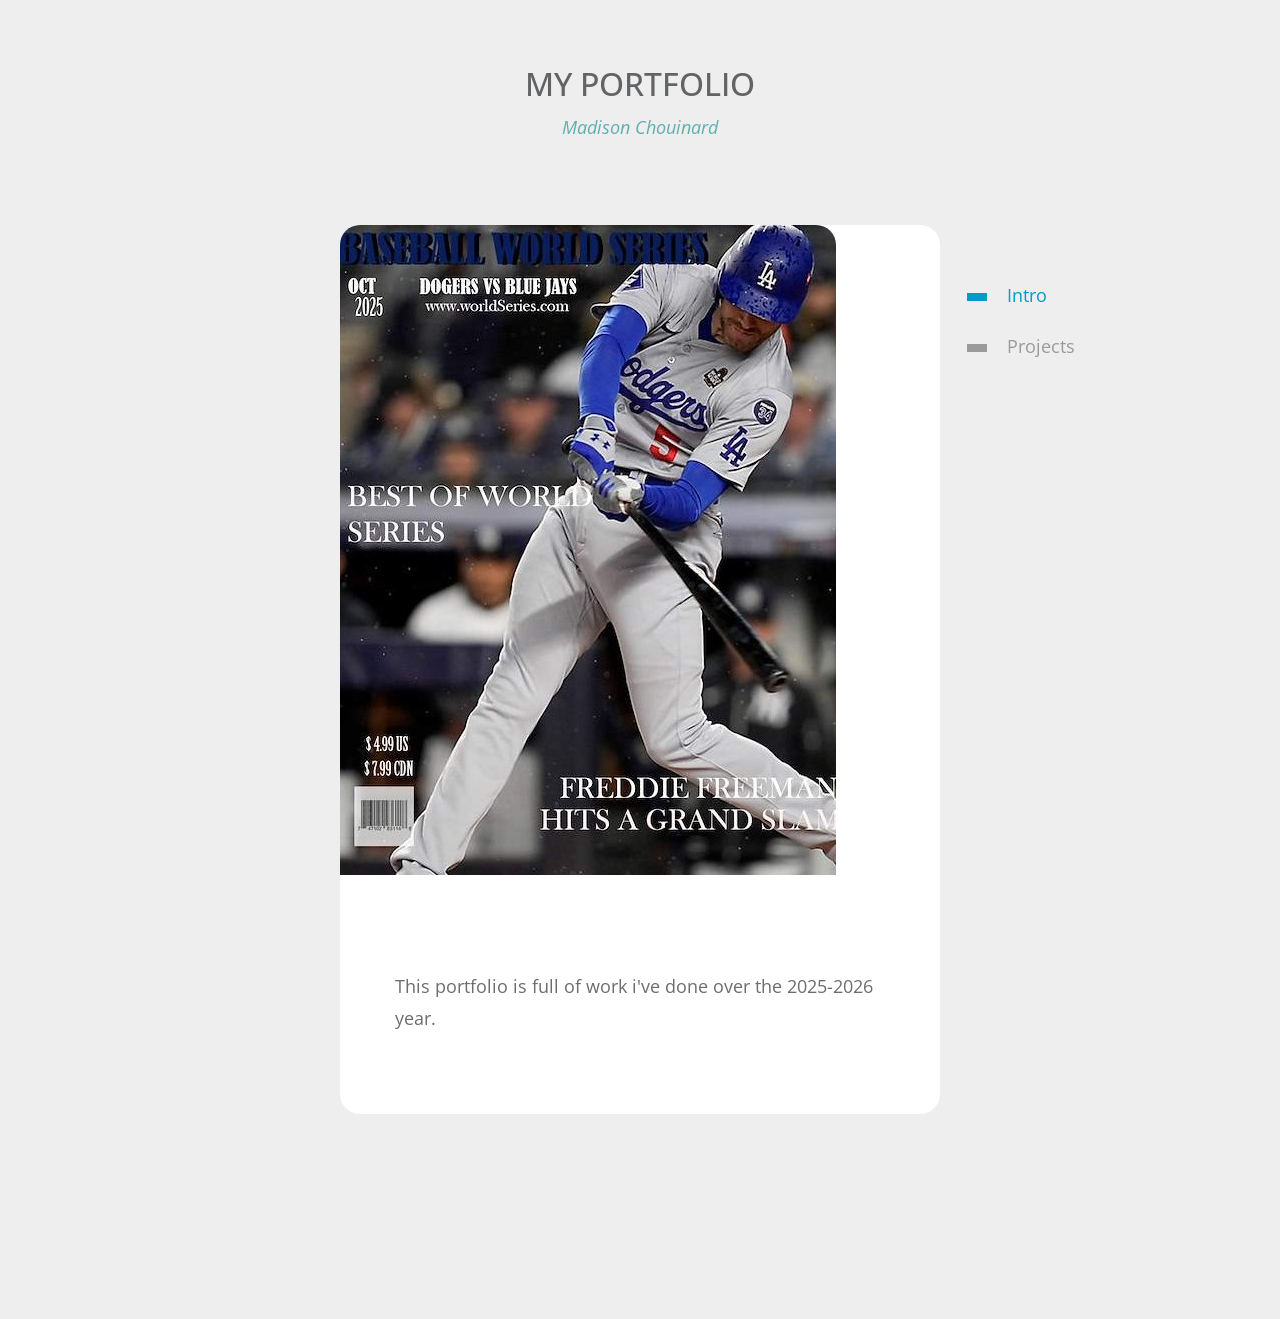
<file: index.html>
<!DOCTYPE html>
<html lang="en">

<head>
  <meta charset="UTF-8" />
  <meta name="viewport" content="width=device-width, initial-scale=1.0" />
  <meta http-equiv="X-UA-Compatible" content="ie=edge" />
  <title>VertiCard by TemplateMo</title>

  <link rel="stylesheet" href="https://fonts.googleapis.com/css?family=Open+Sans:400,600" />
  <link rel="stylesheet" href="css/bootstrap.min.css" />
  <link rel="stylesheet" href="css/templatemo-style.css" />
<!--
Verticard Template
https://templatemo.com/tm-533-verticard
-->
</head>

<body>
  <div class="tm-page-container mx-auto">
    <header class="tm-header text-center">
      <h1 class="tm-title text-uppercase">My portfolio</h1>
      <p class="tm-primary-color"><i>Madison Chouinard</i></p>
    </header>

    <section class="tm-section">
      <nav class="tm-nav">
        <ul>
          <li class="active">
            <a href="index.html"><span class="tm-nav-deco"></span>Intro</a>
          </li>
          <li>
            <a href="gallery.html"><span class="tm-nav-deco"></span>Projects</a>
          </li>

        </ul>
      </nav>
      <div class="tm-content-container">
        <figure class="mb-0">
          <img src="BaseBall.jpeg" alt="Image" class="img-fluid tm-img" />
        </figure>
        <div class="tm-content">
          <h2 class="tm-page-title"></h2>
          <p class="mb-4">
           This portfolio is full of work i've done over the 2025-2026 year.
          </p>
          <p>
           
          </p>
        </div>
      </div>
    </section>

    <footer>
      <span></span>
      <span></span>
    </footer>
  </div>
</body>

</html>
</file>
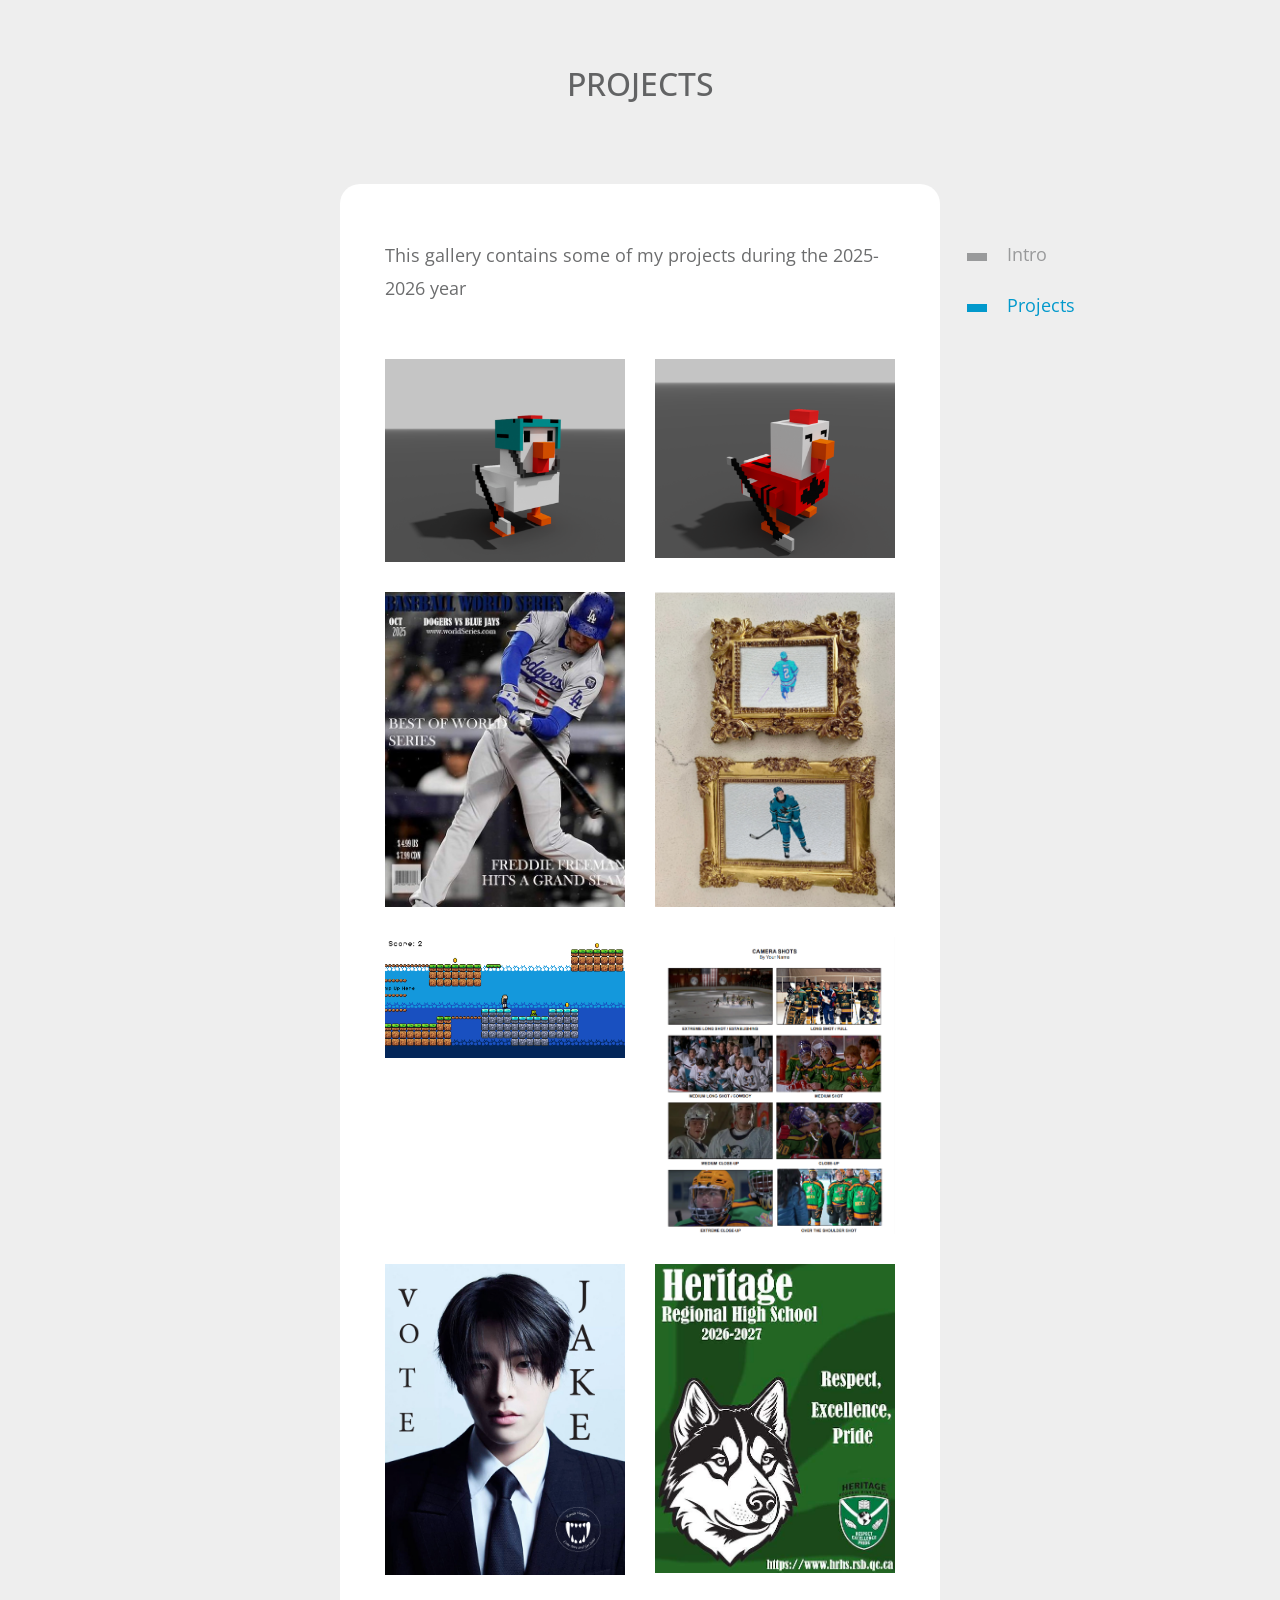
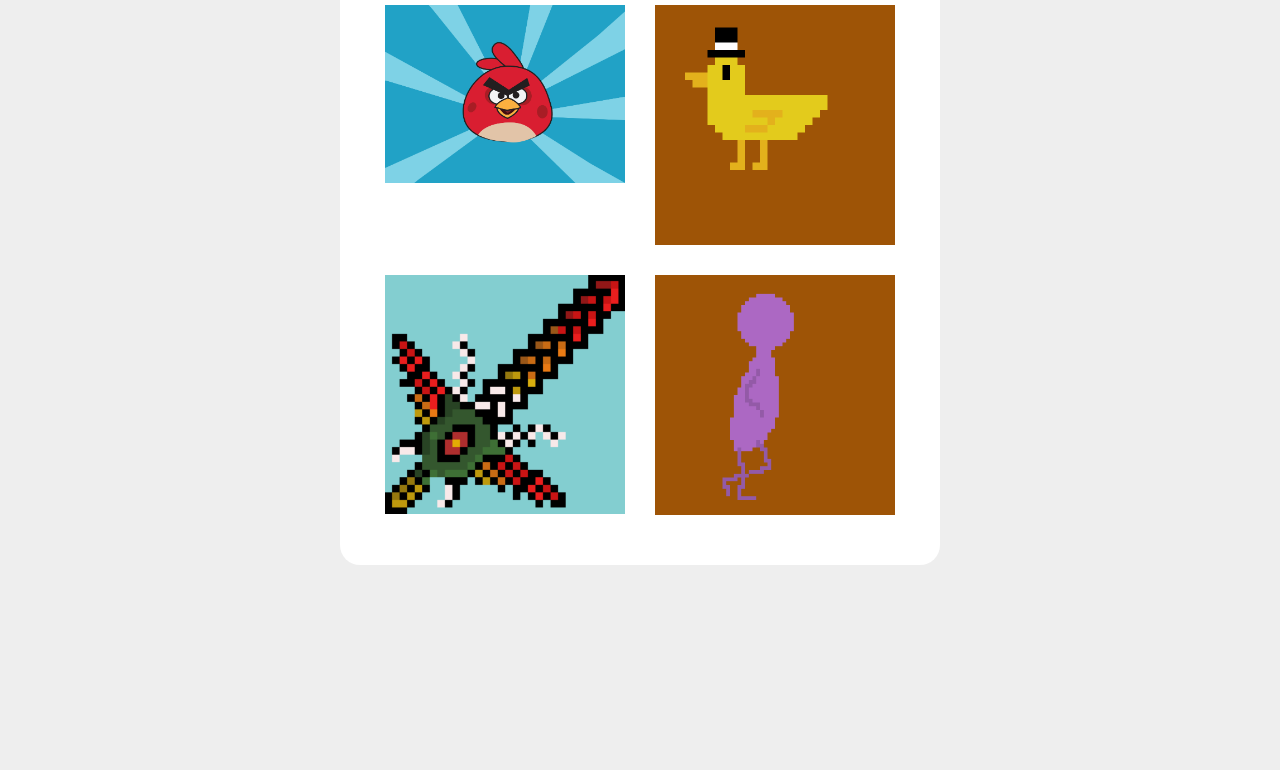
<file: gallery.html>
<!DOCTYPE html>
<html lang="en">

<head>
  <meta charset="UTF-8" />
  <meta name="viewport" content="width=device-width, initial-scale=1.0" />
  <meta http-equiv="X-UA-Compatible" content="ie=edge" />
  <title>VertiCard Gallery Page</title>

  <link rel="stylesheet" href="https://fonts.googleapis.com/css?family=Open+Sans:400,600" />
  <link rel="stylesheet" href="css/bootstrap.min.css" />
  <!-- Magnific Popup core CSS file -->
  <link rel="stylesheet" href="css/magnific-popup.css" />
  <link rel="stylesheet" href="css/templatemo-style.css" />
<!--
Verticard Template
https://templatemo.com/tm-533-verticard

Template re-distribution is NOT allowed on any kind of download website. Thank you.

-->
</head>

<body>
  <div class="tm-page-container mx-auto">
    <header class="tm-header text-center">
      <h1 class="tm-title text-uppercase">Projects</h1>
      <p class="tm-primary-color"><i></i></p>
    </header>

    <div class="tm-section">
      <nav class="tm-nav">
        <ul>
          <li>
            <a href="index.html"><span class="tm-nav-deco"></span>Intro</a>
          </li>
          <li class="active">
            <a href="gallery.html"><span class="tm-nav-deco"></span>Projects</a>
          </li>
        </ul>
      </nav>
      <div class="tm-content-container">
        <div class="tm-content tm-content-2">
          <p>
            This gallery contains some of my projects during the 2025-2026 year
          </p>

          <div class="container-fluid">
            <div class="row tm-gallery" id="tmGallery">
              <div class="col-sm-6 tm-gallery-item">
                <figure class="effect-bubba">
                  <img src="Hockey .png" alt="Gallery item" class="img-fluid" />
                  <figcaption>
                    <h2>Pixel Hockey <span>Duck</span></h2>
                    <p>I made a 3D pixel duck that plays hockey</p>
                    <a href="Hockey .png">View more</a>
                  </figcaption>
                </figure>
              </div>
              <div class="col-sm-6 tm-gallery-item">
                <figure class="effect-bubba">
                  <img src="CanadaDuck.png " alt="Gallery item" class="img-fluid" />
                  <figcaption>
                    <h2>Pixel <span>Duck</span></h2>
                    <p>This is a olympic team Canada hockey duck I made out of 3D pixels</p>
                    <a href="CanadaDuck.png">View more</a>
                  </figcaption>
                </figure>
              </div>
              <div class="col-sm-6 tm-gallery-item">
                <figure class="effect-bubba">
                  <img src="BaseBall.jpeg" alt="Gallery item" class="img-fluid" />
                  <figcaption>
                    <h2>Baseball <span>Magazine</span></h2>
                    <p>This is a baseball world series themed magazine cover I made in photoshop</p>
                    <a href="BaseBall.jpeg">View more</a>
                  </figcaption>
                </figure>
              </div>
              <div class="col-sm-6 tm-gallery-item">
                <figure class="effect-bubba">
                  <img src="Watercolour.png" alt="Gallery item" class="img-fluid" />
                  <figcaption>
                    <h2>Water colour digital <span>  art</span></h2>
                    <p>This is a picture of two digital water colour art of Macklin Celebrini and Will Smith i made  in photo shop</p>
                    <a href="Watercolour.png">View more</a>
                  </figcaption>
                </figure>
                </div>
              <div class="col-sm-6 tm-gallery-item">
                <figure class="effect-bubba">
                  <img src="PixelGame.png".jpg" alt="Gallery item" class="img-fluid" />
                  <figcaption>
                    <h2>pixel <span>Game</span></h2>
                    <p>This is an example of a pixlated game i made in G-develop.</p>
                    <a href="PixelGame.png">View more</a>
                  </figcaption>
                </figure>
                </div>
              <div class="col-sm-6 tm-gallery-item">
                <figure class="effect-bubba">
                  <img src="MightDucks.png" alt="Gallery item" class="img-fluid" />
                  <figcaption>
                    <h2>Camera <span>Shots list</span></h2>
                    <p>This is a camera shots list i made on  mighty ducks. I added each individual shots in each rectangle to shot the different types of shots.</p>
                    <a href="MightDucks.png">View more</a>
                  </figcaption>
                </figure>
                </div>
              <div class="col-sm-6 tm-gallery-item">
                <figure class="effect-bubba">
                  <img src="VoteJake.png" alt="Gallery item" class="img-fluid" />
                  <figcaption>
                    <h2>Jake <span>Vote poster</span></h2>
                    <p>This is a vote poster i made of jake in InDesign, i used different layers and after affects to really give the poster that finished look.</p>
                    <a href="VoteJake.png">View more</a>
                  </figcaption>
                </figure>
                </div>
              <div class="col-sm-6 tm-gallery-item">
                <figure class="effect-bubba">
                  <img src="HRHScover.png" alt="Gallery item" class="img-fluid" />
                  <figcaption>
                    <h2>HRHS <span>Agenda cover</span></h2>
                    <p>This is an art piece i made in photoshop for the 2026-2027 heritage regional high school agenda cover.</p>
                    <a href="HRHScover.png">View more</a>
                  </figcaption>
                </figure>
                </div>
              <div class="col-sm-6 tm-gallery-item">
                <figure class="effect-bubba">
                  <img src="Angry.png" alt="Gallery item" class="img-fluid" />
                  <figcaption>
                    <h2>Angry <span>Bird</span></h2>
                    <p>This is a replica i made of the the angry birds, i made this in Adobe Illustrator using different shapes.</p>
                    <a href="Angry.png">View more</a>
                  </figcaption>
                </figure>
                </div>
              <div class="col-sm-6 tm-gallery-item">
                <figure class="effect-bubba">
                  <img src="Duck.gif" alt="Gallery item" class="img-fluid" />
                  <figcaption>
                    <h2>Duck <span>Gif</span></h2>
                    <p>This is a gif of a duck with a top hat i made with pixels.</p>
                    <a href="Duck.gif">View more</a>
                  </figcaption>
                </figure>
              </div>
              <div class="col-sm-6 tm-gallery-item">
                <figure class="effect-bubba">
                  <img src="Sword.png" alt="Gallery item" class="img-fluid" />
                  <figcaption>
                    <h2>Pixel <span>Sword</span></h2>
                    <p>This is a pixelated sword i made back in september/ my first ever pixel art i made.</p>
                    <a href="Sword.png">View more</a>
                  </figcaption>
                </figure>
              </div>
              <div class="col-sm-6 tm-gallery-item">
                <figure class="effect-bubba">
                  <img src="walkingman.gif" alt="Gallery item" class="img-fluid" />
                  <figcaption>
                    <h2>Walking <span>Guy</span></h2>
                    <p>This was my first ever gif/ animation, it is a walking animation of a purple guy.</p>
                    <a href="walkingman.gif">View more</a>
                  </figcaption>
                </figure>
              </div>
            </div>
          </div>
        </div>
      </div>
    </div>

    <footer>
      <span></span>
      <span>
      </span>
    </footer>
  </div>

  <script src="js/jquery-3.4.1.min.js"></script>
  <script src="js/jquery.magnific-popup.min.js"></script>
  <script>
    $(document).ready(function () {
      // Magnific Pop up
      // https://dimsemenov.com/plugins/magnific-popup/
      $('.tm-gallery').magnificPopup({
        delegate: 'a', // child items selector, by clicking on it popup will open
        type: 'image',
        gallery: {
          enabled: true
        },
      });
    });
  </script>

</body>
</html>
</file>
<file: css/templatemo-style.css>
/*
Verticard Template
https://templatemo.com/tm-533-verticard
*/

body {
  font-family: "Open Sans", Arial, Helvetica, sans-serif;
  font-size: 18px;
  font-weight: 400;
  overflow-x: hidden;
  background-color: #eeeeee;
  color: #6C6D6E;
}

a {
  transition: all 0.3s ease;
}

a:hover,
a:focus {
  text-decoration: none;
}

p {
  line-height: 1.8;
}

.tm-primary-color {
  color: #61AEAE;
}

.tm-secondary-color {
  color: #0099CC;
}


.tm-page-container {
  max-width: 600px;
  width: 100%;  
}

.tm-section {
  margin-bottom: 155px;
  position: relative;
}

.tm-content-container {      
  border-radius: 20px;
  background-color: white;
}

.tm-nav {
  position: absolute;
  right: -150px;
  top: 45px;
}

.tm-nav > ul > li {
  list-style: none;
}

.tm-nav > ul > li > a {
  display: block;
  padding: 12px 15px;
  color: #999A9B;
}

.tm-nav > ul > li.active > a,
.tm-nav > ul > li > a:hover,
.tm-nav > ul > li > a:focus {
  color: #0299CC;
}

.tm-nav-deco {
  display: inline-block;
  width: 20px;
  height: 8px;
  background-color: #999A9B;
  vertical-align: middle;
  margin-right: 20px;
}

.tm-nav > ul > li.active > a > .tm-nav-deco,
.tm-nav > ul > li:hover > a > .tm-nav-deco
 {
  background-color: #0299CC;
}

.tm-content {  
  padding: 55px;
}

.tm-header {
  padding: 65px 15px;
}

.tm-title {
  font-size: 2rem;
  color: #626364;
}

.tm-page-title {
  font-size: 1.5rem;
  margin-bottom: 40px;
  color: #656667;
}

.tm-img {
  border-top-left-radius: 20px;
  border-top-right-radius: 20px;  
}

footer {
  font-size: 1rem;
  display: flex;
  justify-content: space-between;
  padding-bottom: 50px;
  color: #9A9B9C;
}

.tm-footer-link {
  color: #9A9B9C;
}

/* 
  Gallery Item Hover Effect
  https://tympanus.net/codrops/2014/06/19/ideas-for-subtle-hover-effects/
*/

/* Common style */
.tm-gallery-item figure {
	position: relative;	
	overflow: hidden;
	margin-bottom: 0;
	background: #3085a3;
	text-align: center;
	cursor: pointer;
}

.tm-gallery-item figure img {
	position: relative;
	display: block;
	min-height: 100%;
	max-width: 100%;
	opacity: 0.8;
}

.tm-gallery-item figure figcaption {
	color: #fff;
	text-transform: uppercase;
	font-size: 1.25em;
	-webkit-backface-visibility: hidden;
	backface-visibility: hidden;
}

.tm-gallery-item figure figcaption::before,
.tm-gallery-item figure figcaption::after {
	pointer-events: none;
}

.tm-gallery-item figure figcaption,
.tm-gallery-item figure figcaption > a {
	position: absolute;
	top: 0;
	left: 0;
	width: 100%;
	height: 100%;
}

/* Anchor will cover the whole item by default */
/* For some effects it will show as a button */
.tm-gallery-item figure figcaption > a {
	z-index: 1000;
	text-indent: 200%;
	white-space: nowrap;
	font-size: 0;
	opacity: 0;
}

.tm-gallery-item figure h2 {
	word-spacing: -0.15em;
	font-weight: 300;
}

.tm-gallery-item figure h2 span {	font-weight: 800; }

.tm-gallery-item figure h2,
.tm-gallery-item figure p {
	margin: 0;
}

.tm-gallery-item figure p {
	letter-spacing: 1px;
	font-size: 60.5%;
	max-width: 200px;
	margin: 0 auto;
}

/*---------------*/
/***** Bubba *****/
/*---------------*/

figure.effect-bubba {	background: #9e5406; }

figure.effect-bubba img {
	opacity: 1;
	-webkit-transition: opacity 0.35s;
	transition: opacity 0.35s;
}

figure.effect-bubba:hover img {
	opacity: 0.4;
}

figure.effect-bubba figcaption::before,
figure.effect-bubba figcaption::after {
	position: absolute;
	top: 15px;
	right: 15px;
	bottom: 15px;
	left: 15px;
	content: '';
	opacity: 0;
	-webkit-transition: opacity 0.35s, -webkit-transform 0.35s;
	transition: opacity 0.35s, transform 0.35s;
}

figure.effect-bubba figcaption::before {
	border-top: 1px solid #fff;
	border-bottom: 1px solid #fff;
	-webkit-transform: scale(0,1);
	transform: scale(0,1);
}

figure.effect-bubba figcaption::after {
	border-right: 1px solid #fff;
	border-left: 1px solid #fff;
	-webkit-transform: scale(1,0);
	transform: scale(1,0);
}

figure.effect-bubba h2 {
	font-size: 1.5rem;	
	-webkit-transition: -webkit-transform 0.35s;
	transition: transform 0.35s;
	-webkit-transform: translate3d(0,-5px,0);
	transform: translate3d(0,-5px,0);
	opacity: 0;
}

figure.effect-bubba p {
	width: 100%;
	padding: 10px;
	opacity: 0;
	-webkit-transition: opacity 0.35s, -webkit-transform 0.35s;
	transition: opacity 0.35s, transform 0.35s;
	-webkit-transform: translate3d(0,20px,0);
	transform: translate3d(0,20px,0);
}

figure.effect-bubba:hover figcaption::before,
figure.effect-bubba:hover figcaption::after {
	opacity: 1;
	-webkit-transform: scale(1);
	transform: scale(1);
}

figure.effect-bubba:hover h2,
figure.effect-bubba:hover p {
	opacity: 1;
	-webkit-transform: translate3d(0,0,0);
	transform: translate3d(0,0,0);
}

.tm-gallery {
  margin-top: 40px;
  margin-left: -30px;
  margin-right: -30px;
  margin-bottom: -20px;
}

.tm-gallery-item {
	margin-top: 15px;
	margin-bottom: 15px;
	max-width: 270px;
}

.tm-content-2 {
	padding-left: 45px;
	padding-right: 45px;
}

figcaption {
	display: flex;
	flex-direction: column;
	align-items: center;
	justify-content: center;
}

.tm-img-overlay-wrap {
	position: relative;
	min-height: 280px;
	background-image: url(../img/contact.jpg);
	background-repeat: no-repeat;
	background-size: cover;
	border-top-left-radius: 20px;
	border-top-right-radius: 20px;
}

.tm-img-overlay {
	border-top-left-radius: 20px;
	border-top-right-radius: 20px;
	position: absolute;
	top: 0;
	left: 0;
	width: 100%;
	height: 100%;
	background-color: rgba(0,0,0,0.5);
}

.tm-img-overlay-text {
	position: relative;
	z-index: 1000;
}

.tm-contact-form {
	max-width: 380px;
}

.form-group {
	margin-bottom: 35px;
}

.btn {
	font-size: 1.1rem;
	padding: 10px 35px;
	border: none;
}

.btn-primary {
	background-color: #9999CC;
}

.btn-primary:hover,
.btn-primary:focus {
	background-color: #9a9afc;
}

.tm-small {
	font-size: 90%;
}

@media (max-width: 945px) {
  .tm-nav {
    position: static;
  }

  .tm-page-container {
    padding-left: 15px;
    padding-right: 15px;
  }
}

@media (max-width: 575px) {
	.tm-gallery-item {
		max-width: 100%;
		height: auto;
	}
}

@media (max-width: 480px) {
  footer {
    display: block;
  }

  footer span {
    display: block;
    padding: 15px;
  }
}
</file>
